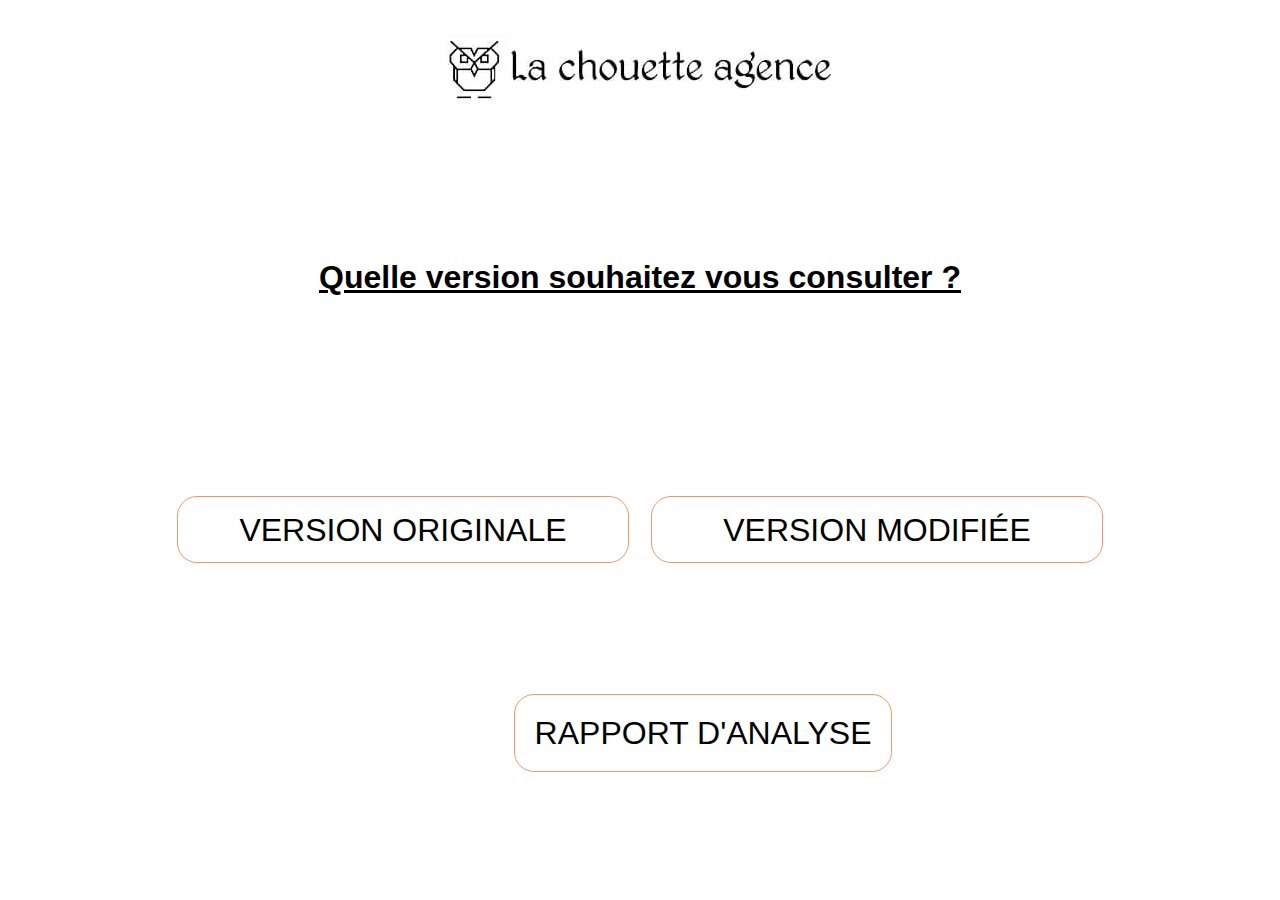
<file: index.html>
<!doctype html>
<html lang="fr">
<head>
    <meta charset="utf-8">
    <link rel="stylesheet" type="text/css" href="style.css">
    <title>La Chouette Agence - Web Design</title>
</head>
<body>
    <header>
        <img src="la-chouette-agence/version-optimise/img/la-chouette-agence.webp" alt="Logo de l'entreprise La Chouette Agence">
    </header>
    <section>   
        <h1>Quelle version souhaitez vous consulter ?</h1>
        <div class="selection">
            <a href="la-chouette-agence/version-originale/index.html" class="old_version">Version originale</a>
            <a href="la-chouette-agence/version-optimise/index.html" class="new_version">Version modifi&eacute;e</a>
        </div>
        <div class="rapport">
            <a href="rapport.html">Rapport d'analyse</a>
        </div>
    </section>
</body>
</html>
</file>
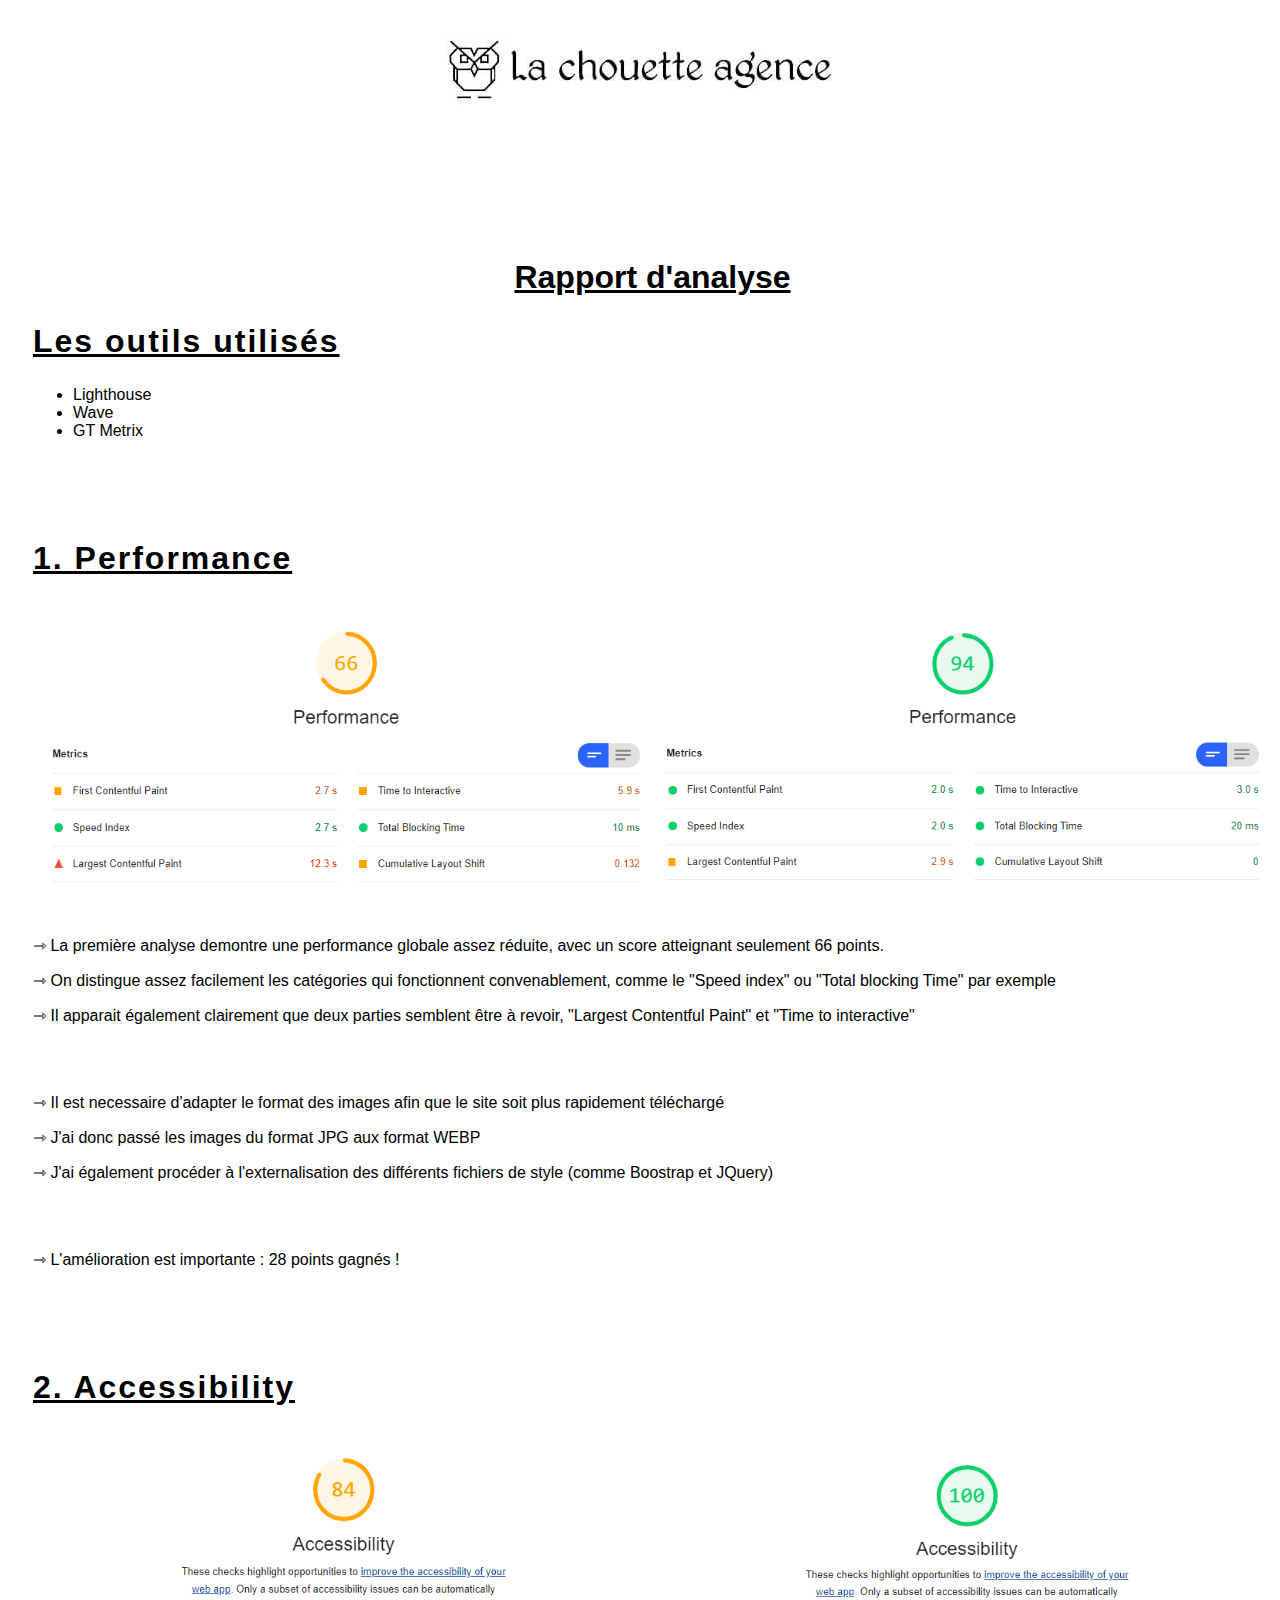
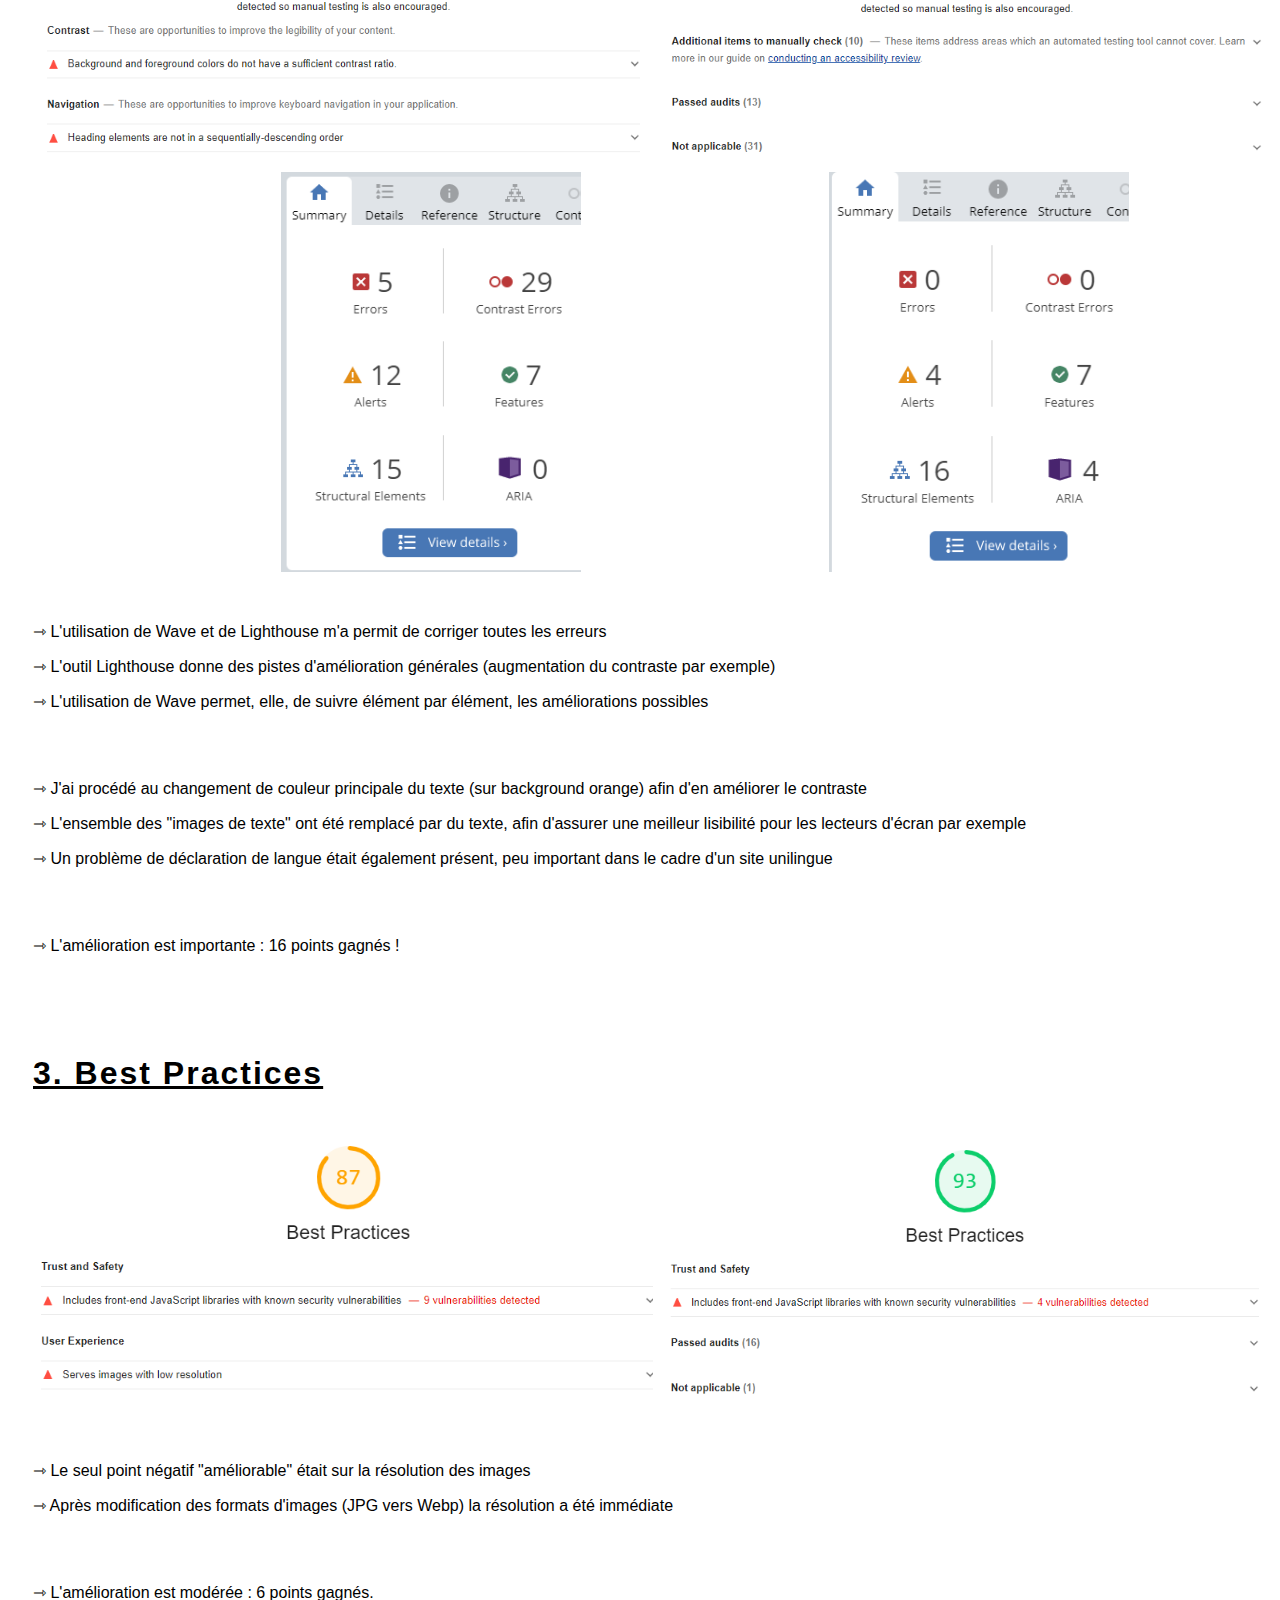
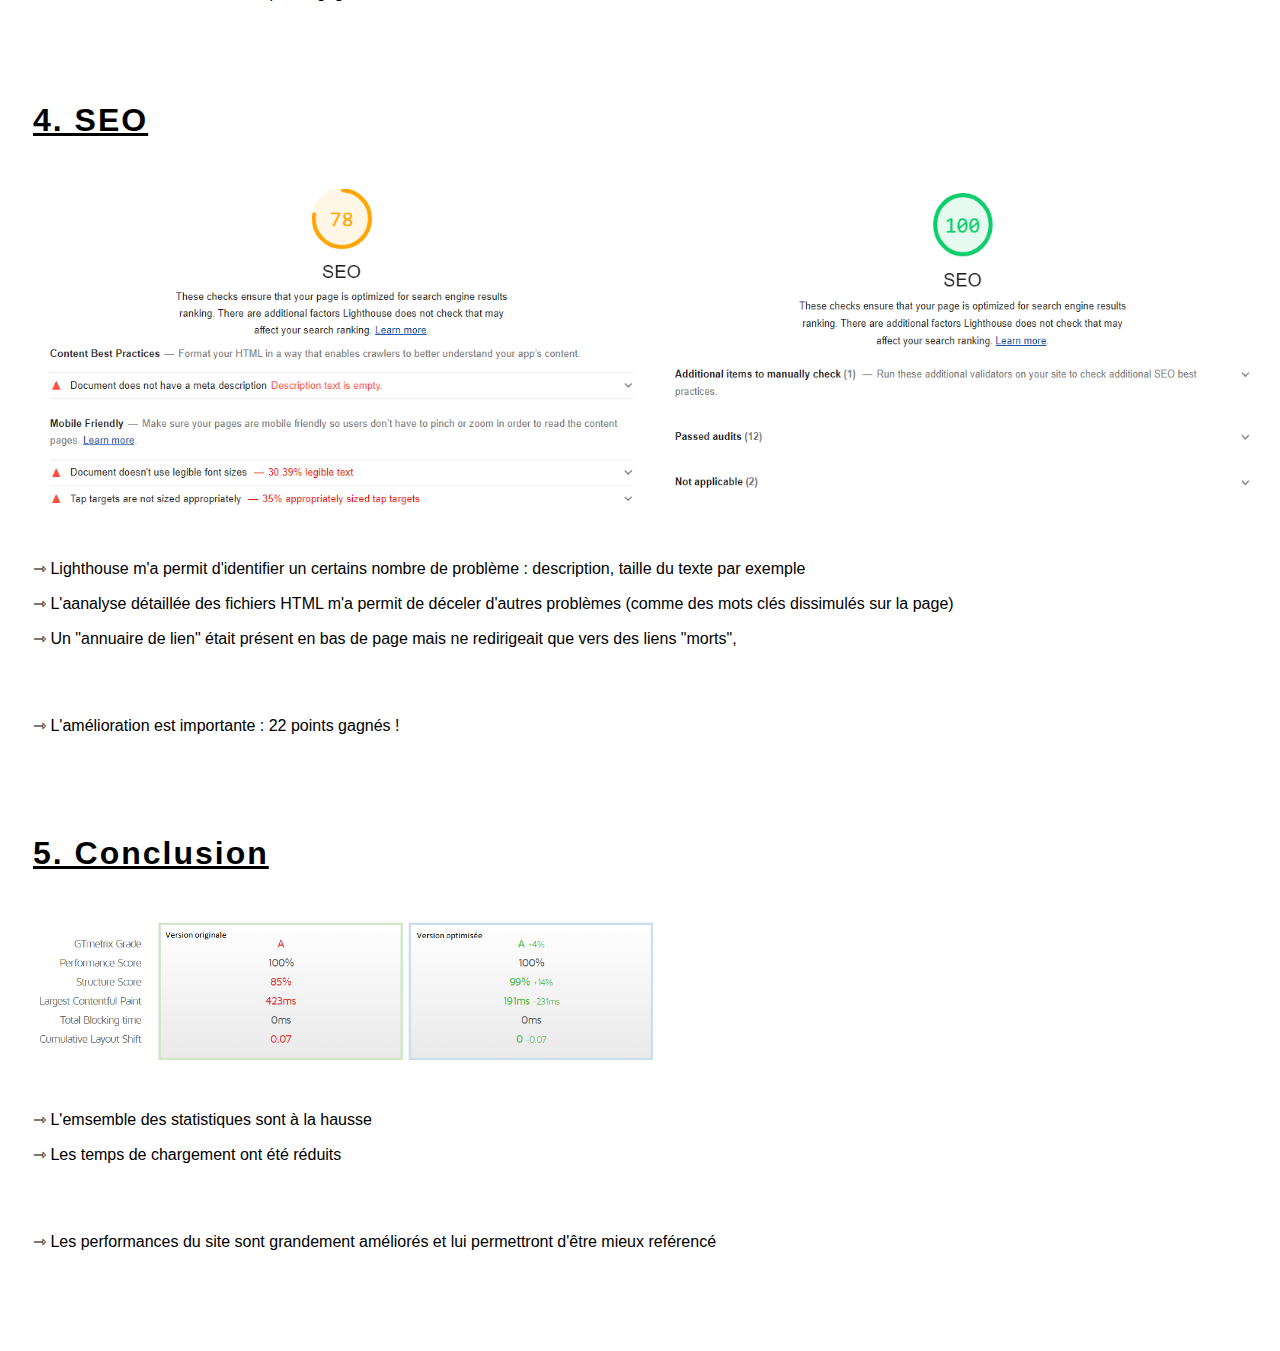
<file: rapport.html>
<!doctype html>
<html lang="fr">
<head>
    <meta charset="utf-8">
    <link rel="stylesheet" type="text/css" href="style.css">
    <title>Rapport - La Chouette Agence - Web Design</title>
</head>
<body>
    <header>
        <img src="la-chouette-agence/version-optimise/img/la-chouette-agence.webp" alt="Logo de l'entreprise La Chouette Agence">
    </header>
    <main>   
        <h1>Rapport d'analyse</h1>
        <div>
            <h2>Les outils utilisés</h2>
            <ul>
                <li>Lighthouse</li>
                <li>Wave</li>
                <li>GT Metrix</li>
            </ul>
        </div>
        <section class="performance">
            <h2>1. Performance</h2>
            <div class="performance_detail">
                <div class="analyse_img">
                    <img src="img/analyse-perf.PNG" alt="Capture d'écran du rapport d'analyse">
                    <img src="img/analyse-perf2.PNG" alt="Capture d'écran du rapport d'analyse modifié">
                </div>
                <p>&roarr; La première analyse demontre une performance globale assez réduite, avec un score atteignant seulement 66 points.</p>
                <p>&roarr; On distingue assez facilement les catégories qui fonctionnent convenablement, comme le "Speed index" ou "Total blocking Time" par exemple</p>
                <p>&roarr; Il apparait également clairement que deux parties semblent être à revoir, "Largest Contentful Paint" et "Time to interactive"</p>
                <br><br>
                <p>&roarr; Il est necessaire d'adapter le format des images afin que le site soit plus rapidement téléchargé</p>
                <p>&roarr; J'ai donc passé les images du format JPG aux format WEBP</p>
                <p>&roarr; J'ai également procéder à l'externalisation des différents fichiers de style (comme Boostrap et JQuery)</p>
                <br><br>
                <p>&roarr; L'amélioration est importante : 28 points gagnés !</p>
            </div>
        </section>
        <section class="performance">
            <h2>2. Accessibility</h2>
            <div class="performance_detail">
                <div class="analyse_img">
                    <img src="img/analyse-access.PNG" alt="Capture d'écran du rapport d'analyse">
                    <img src=" img/analyse-access2.PNG" alt="Capture d'écran du rapport d'analyse modifié">
                    <div class="img_access" style="background-image:url(img/erreur-wave.PNG);"></div>
                    <div class="img_access" style="background-image:url(img/erreur-wave2.PNG);"></div>
                </div>
                <p>&roarr; L'utilisation de Wave et de Lighthouse m'a permit de corriger toutes les erreurs</p>
                <p>&roarr; L'outil Lighthouse donne des pistes d'amélioration générales (augmentation du contraste par exemple)</p>
                <p>&roarr; L'utilisation de Wave permet, elle, de suivre élément par élément, les améliorations possibles</p>
                <br><br>
                <p>&roarr; J'ai procédé au changement de couleur principale du texte (sur background orange) afin d'en améliorer le contraste</p>
                <p>&roarr; L'ensemble des "images de texte" ont été remplacé par du texte, afin d'assurer une meilleur lisibilité pour les lecteurs d'écran par exemple</p>
                <p>&roarr; Un problème de déclaration de langue était également présent, peu important dans le cadre d'un site unilingue</p>
                <br><br>
                <p>&roarr; L'amélioration est importante : 16 points gagnés !</p>
            </div>
        </section>
        <section class="performance">
            <h2>3. Best Practices</h2>
            <div class="performance_detail">
                <div class="analyse_img">
                    <img src="img/analyse-practices.PNG" alt="Capture d'écran du rapport d'analyse">
                    <img src="img/analyse-practices2.PNG" alt="Capture d'écran du rapport d'analyse modifié">
                </div>
                <p>&roarr; Le seul point négatif "améliorable" était sur la résolution des images</p>
                <p>&roarr; Après modification des formats d'images (JPG vers Webp) la résolution a été immédiate</p>
                <br><br>
                <p>&roarr; L'amélioration est modérée : 6 points gagnés.</p>
            </div>
        </section>
        <section class="performance">
            <h2>4. SEO</h2>
            <div class="performance_detail">
                <div class="analyse_img">
                    <img src="img/analyse-seo.PNG" alt="Capture d'écran du rapport d'analyse">
                    <img src="img/analyse-seo2.PNG" alt="Capture d'écran du rapport d'analyse modifié">
                </div>
                <p>&roarr; Lighthouse m'a permit d'identifier un certains nombre de problème : description, taille du texte par exemple</p>
                <p>&roarr; L'aanalyse détaillée des fichiers HTML m'a permit de déceler d'autres problèmes (comme des mots clés dissimulés sur la page)</p>
                <p>&roarr; Un "annuaire de lien" était présent en bas de page mais ne redirigeait que vers des liens "morts", </p>
                <br><br>
                <p>&roarr; L'amélioration est importante : 22 points gagnés !</p>
            </div>
        </section>
        <section class="performance">
            <h2>5.  Conclusion</h2>
            <div class="performance_detail">
                <div class="analyse_img">
                    <img src="img/analyse_conclu.PNG" alt="Capture d'écran du rapport d'analyse">
                </div>
                <p>&roarr; L'emsemble des statistiques sont à la hausse</p>
                <p>&roarr; Les temps de chargement ont été réduits</p>
                <br><br>
                <p>&roarr; Les performances du site sont grandement améliorés et lui permettront d'être mieux reférencé</p>
            </div>
        </section>
    </main>
</body>
</html>
</file>
<file: style.css>
body{
    font-family:Arial, Helvetica, sans-serif;
}

header{
    text-align: center;
    padding-top: 2%;
}

h1{
    text-align: center;
    font-size: 2em;
    margin-top: 150px;
    text-decoration: underline;
}

h2{
    text-decoration: underline;
    letter-spacing: 2px;
    font-size: 2em;
}

.selection{
    display: flex;
    text-align: center;
    width: 75%;
    margin: auto;
    margin-top: 200px;
    justify-content: space-between;
    align-items: center;
}

.rapport{
    width: 30%;
    margin-top: 12%;
    margin-left: 40%;
}

.rapport a{
    width: 30%;
    padding: 20px;
}

a{
    margin:auto;
    font-size: 2em;
    text-transform: uppercase;
    border: 1px solid #f3976c;
    border-radius: 20px;
    text-decoration: none;
    color: rgb(0, 0, 0);
    height: 50px;
    width: 450px;
    padding-top: 15px;
}

main{
    padding-left: 25px;
}

.performance{
    margin-top: 100px;
    margin-bottom: 100px;
}

.performance h2{
    margin-bottom: 50px;
}

.analyse_img{
    display: flex;
    flex-flow: row wrap;
    width: 100%;
    margin-bottom: 50px;
}

.analyse_img img{
    width: 50%;
}

.img_access{
    background-size: cover;
    width: 300px;
    height:400px;
    margin-left: 20%
}
</file>
